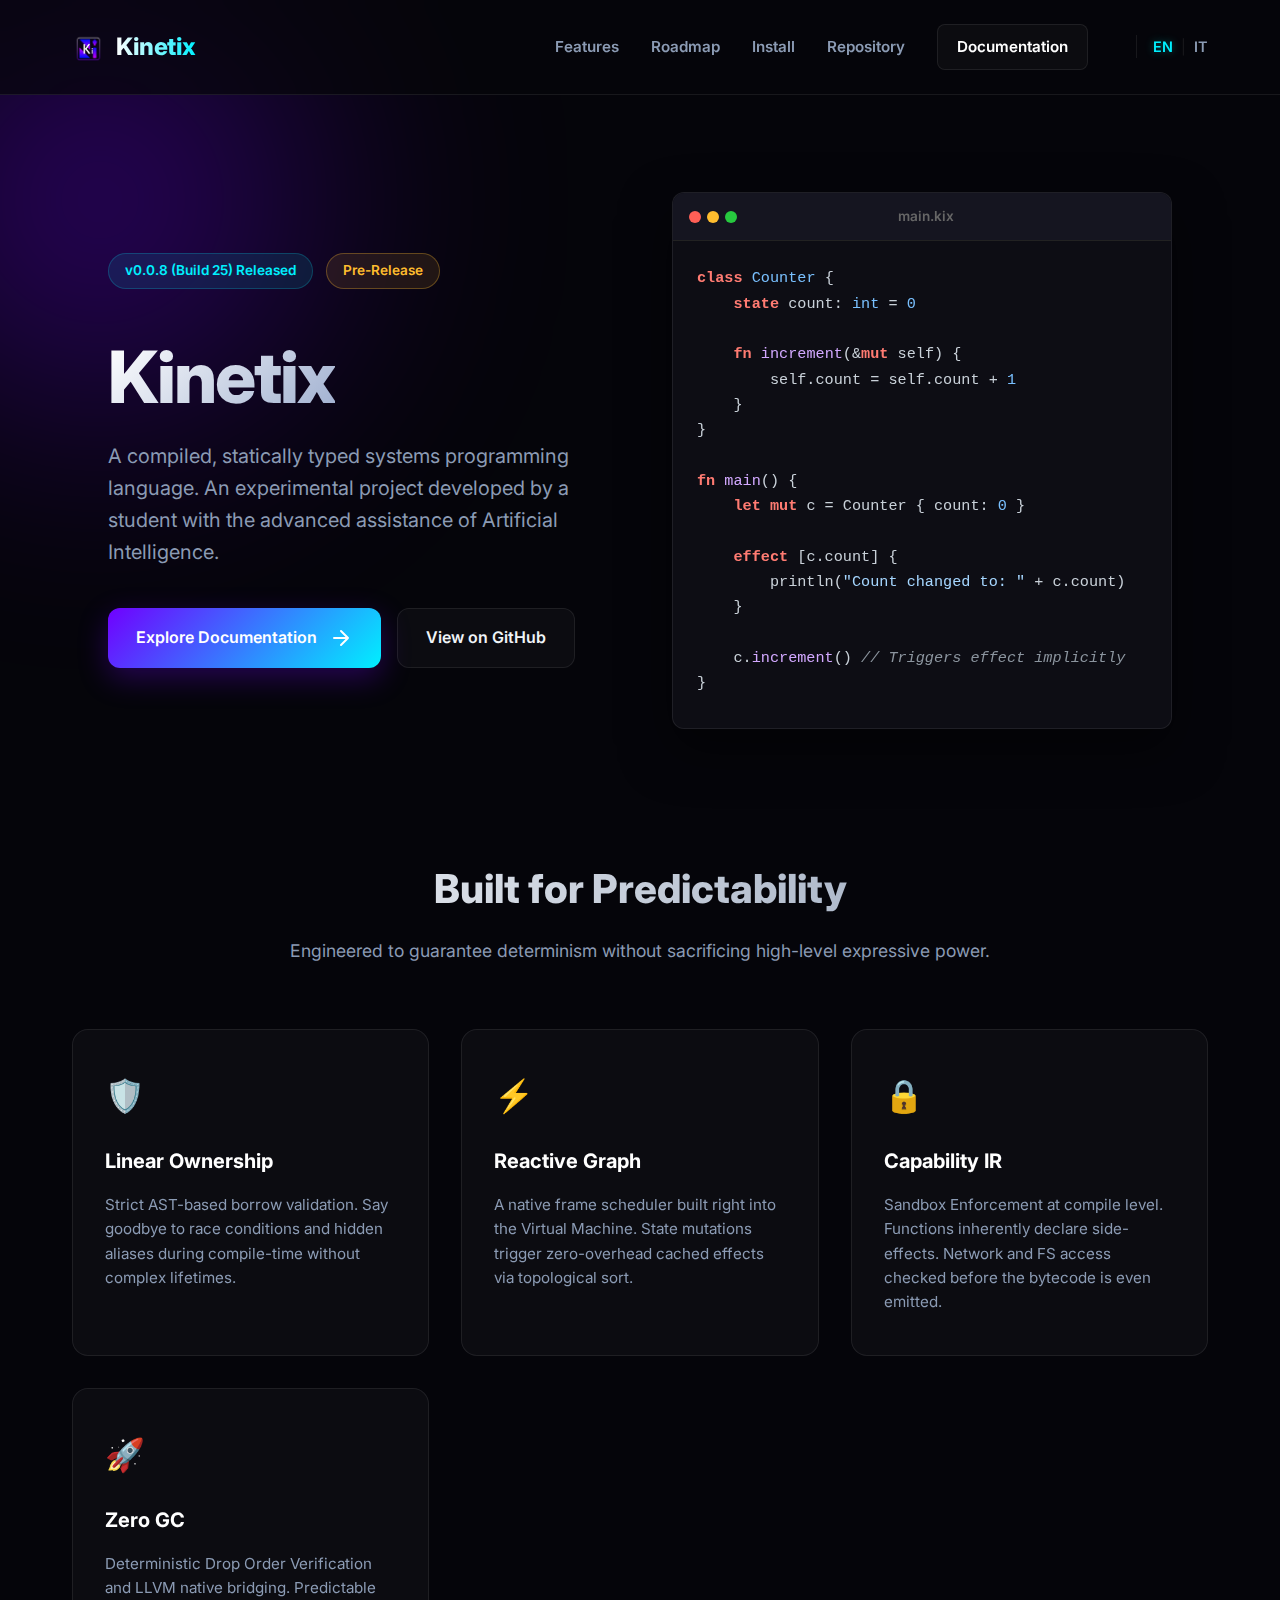
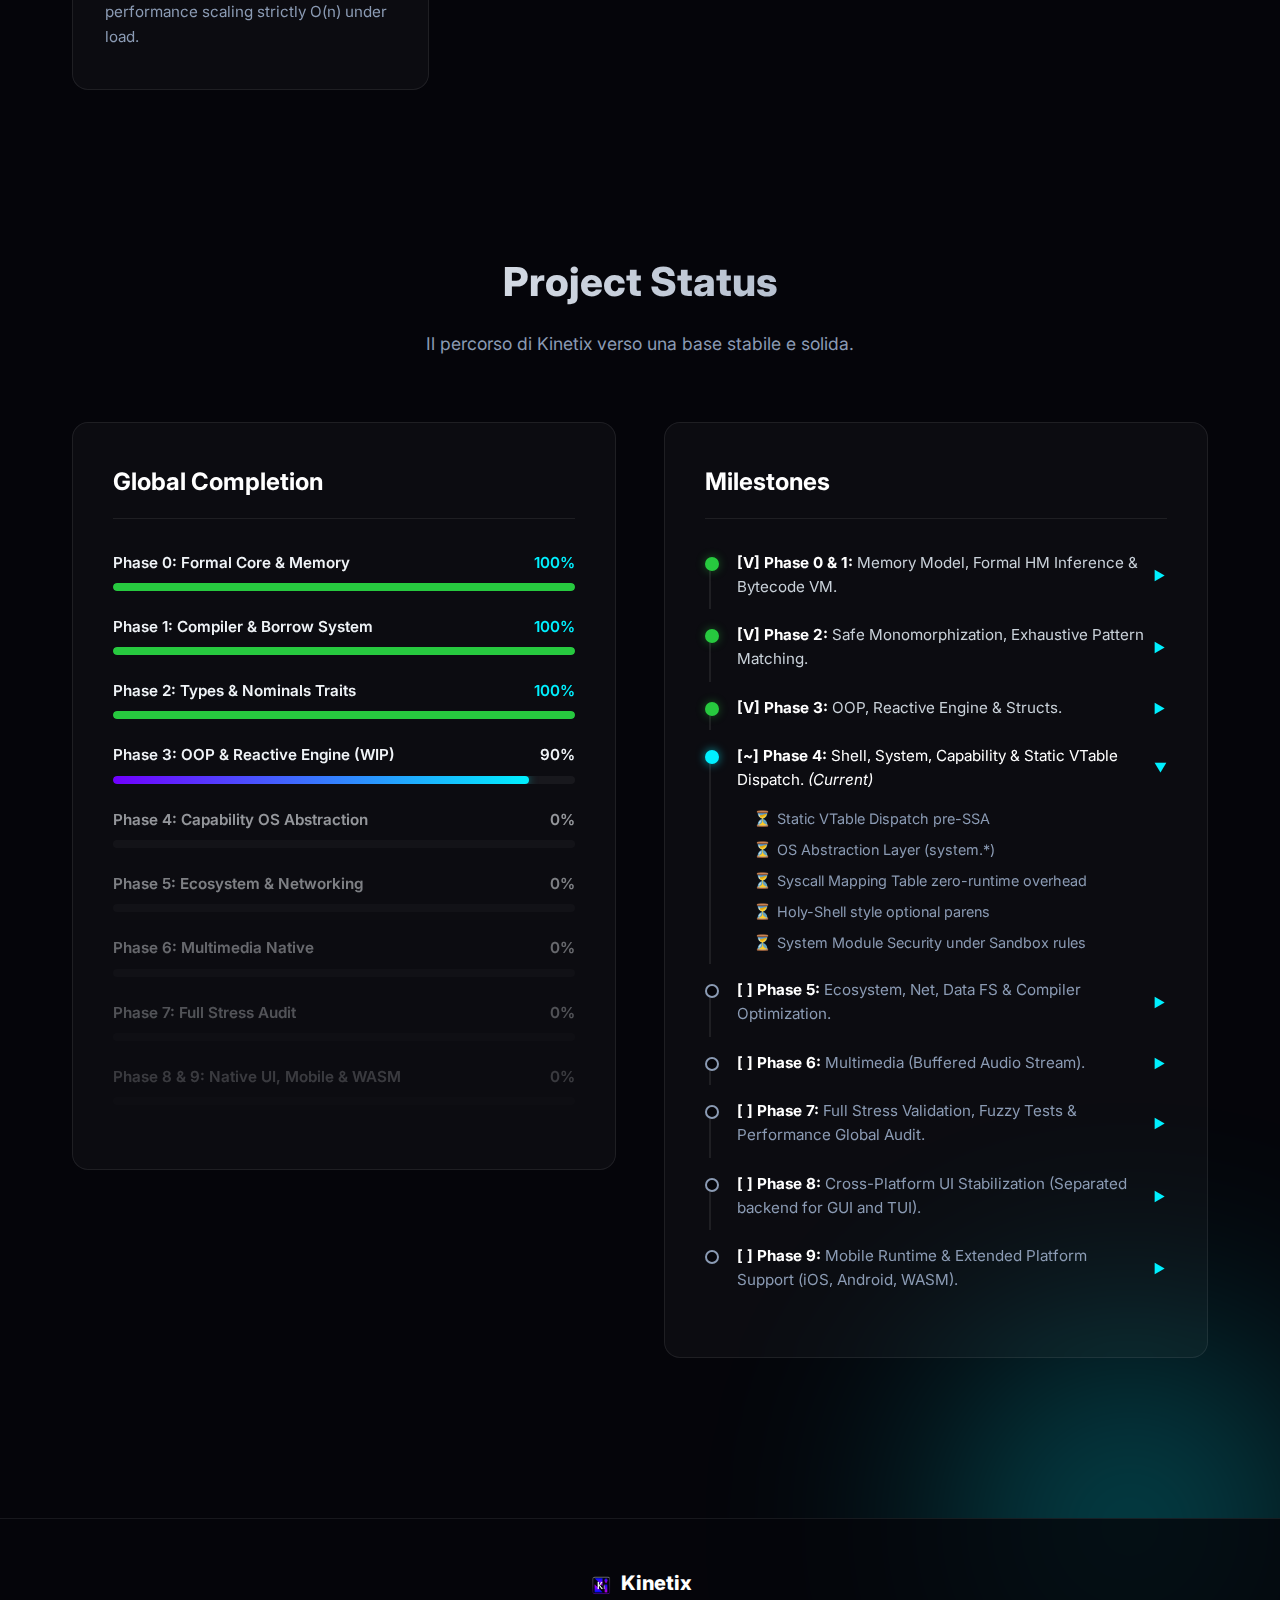
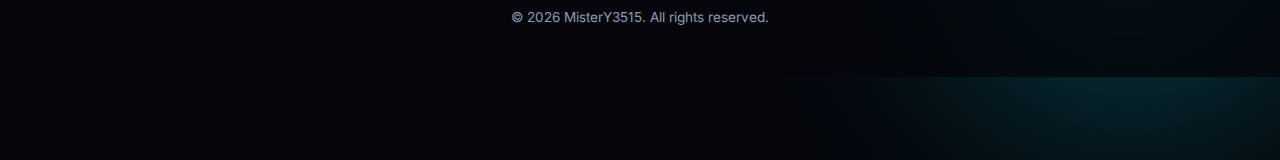
<file: index.html>
<!DOCTYPE html>
<html lang="en">

<head>
    <meta charset="UTF-8">
    <meta name="viewport" content="width=device-width, initial-scale=1.0">
    <title>Kinetix - Modern Systems Language</title>
    <!-- Fonts -->
    <link rel="preconnect" href="https://fonts.googleapis.com">
    <link rel="preconnect" href="https://fonts.gstatic.com" crossorigin>
    <link
        href="https://fonts.googleapis.com/css2?family=Inter:wght@300;400;600;800&family=JetBrains+Mono:wght@400;700&display=swap"
        rel="stylesheet">
    <link rel="stylesheet" href="styles.css">
</head>

<body>

    <!-- Abstract Background -->
    <div class="blob blob-1"></div>
    <div class="blob blob-2"></div>

    <!-- Navbar -->
    <nav class="navbar">
        <div class="nav-container">
            <div class="logo">
                <img src="logo.png" alt="Kinetix Logo" class="logo-img">
                <span class="logo-text">Kinetix</span>
            </div>
            <button class="hamburger" id="hamburger" aria-label="Menu" onclick="toggleMobileMenu()">
                <span></span><span></span><span></span>
            </button>
            <div class="nav-links" id="nav-links">
                <a href="#features" data-en="Features" data-it="Caratteristiche">Features</a>
                <a href="#roadmap" data-en="Roadmap" data-it="Roadmap">Roadmap</a>
                <a href="install.html" data-en="Install" data-it="Installazione">Install</a>
                <a href="https://github.com/MisterY3515/Kinetix" target="_blank" data-en="Repository"
                    data-it="Repository">Repository</a>
                <a href="https://mistery3515.github.io/Kinetix-Documentation/" target="_blank" class="nav-btn"
                    data-en="Documentation" data-it="Documentazione">Documentation</a>

                <div class="lang-switch">
                    <button id="btn-en" class="active" onclick="setLang('en')">EN</button>
                    <span>|</span>
                    <button id="btn-it" onclick="setLang('it')">IT</button>
                </div>
            </div>
        </div>
    </nav>
    <div class="nav-overlay" id="nav-overlay" onclick="toggleMobileMenu()"></div>

    <!-- Main Content Wrapper to fix footer sticking -->
    <main class="main-content">

        <!-- Hero Section -->
        <section class="hero">
            <div class="hero-content">
                <div class="badges-row" style="display: flex; gap: 0.8rem; margin-bottom: 1.5rem;">
                    <div class="badge">v0.0.8 (Build 25) Released</div>
                    <div class="badge warning-badge"
                        style="color: #FFBD2E; border-color: rgba(255, 189, 46, 0.3); background: rgba(255, 189, 46, 0.1);">
                        Pre-Release</div>
                </div>

                <h1 class="hero-title">Kinetix</h1>
                <p class="hero-subtitle"
                    data-en="A compiled, statically typed systems programming language. An experimental project developed by a student with the advanced assistance of Artificial Intelligence."
                    data-it="Un linguaggio di programmazione di sistema, compilato e tipizzato staticamente. Progetto sperimentale realizzato da uno studente con l'assistenza avanzata dell'Intelligenza Artificiale.">
                    A compiled, statically typed systems programming language. An experimental project developed by a
                    student with the advanced assistance of Artificial Intelligence.
                </p>

                <div class="cta-group">
                    <a href="https://mistery3515.github.io/Kinetix-Documentation/" target="_blank"
                        class="btn btn-primary">
                        <span class="btn-text" data-en="Explore Documentation"
                            data-it="Esplora la Documentazione">Explore
                            Documentation</span>
                        <svg class="btn-icon" xmlns="http://www.w3.org/2000/svg" width="24" height="24"
                            viewBox="0 0 24 24" fill="none" stroke="currentColor" stroke-width="2"
                            stroke-linecap="round" stroke-linejoin="round">
                            <path d="M5 12h14M12 5l7 7-7 7" />
                        </svg>
                    </a>
                    <a href="https://github.com/MisterY3515/Kinetix" target="_blank" class="btn btn-secondary"
                        data-en="View on GitHub" data-it="Vedi su GitHub">
                        View on GitHub
                    </a>
                </div>
            </div>

            <!-- Code Showcase -->
            <div class="code-showcase" id="mockup">
                <div class="window-header">
                    <div class="dots">
                        <span class="dot red"></span>
                        <span class="dot yellow"></span>
                        <span class="dot green"></span>
                    </div>
                    <div class="title">main.kix</div>
                </div>
                <div class="window-body">
                    <pre><code><span class="keyword">class</span> <span class="datatype">Counter</span> {
    <span class="keyword">state</span> count: <span class="datatype">int</span> = <span class="number">0</span>

    <span class="keyword">fn</span> <span class="function">increment</span>(&<span class="keyword">mut</span> self) {
        self.count = self.count + <span class="number">1</span>
    }
}

<span class="keyword">fn</span> <span class="function">main</span>() {
    <span class="keyword">let</span> <span class="keyword">mut</span> c = Counter { count: <span class="number">0</span> }
    
    <span class="keyword">effect</span> [c.count] {
        println(<span class="string">"Count changed to: "</span> + c.count)
    }

    c.<span class="function">increment</span>() <span class="comment">// Triggers effect implicitly</span>
}</code></pre>
                </div>
            </div>
        </section>

        <!-- Features Section -->
        <section id="features" class="features-section">
            <div class="section-title">
                <h2 data-en="Built for Predictability" data-it="Costruito per la Prevedibilità">Built for Predictability
                </h2>
                <p data-en="Engineered to guarantee determinism without sacrificing high-level expressive power."
                    data-it="Progettato per garantire determinismo senza sacrificare il potere espressivo di alto livello.">
                    Engineered to guarantee determinism without sacrificing high-level expressive power.</p>
            </div>

            <div class="feature-grid">

                <div class="feature-card glass">
                    <div class="feature-icon">🛡️</div>
                    <h3>Linear Ownership</h3>
                    <p data-en="Strict AST-based borrow validation. Say goodbye to race conditions and hidden aliases during compile-time without complex lifetimes."
                        data-it="Validazione prestiti basata su AST. Addio race conditions e alias nascosti in fase di compilazione, senza lifetimes complessi.">
                        Strict AST-based borrow validation. Say goodbye to race conditions and hidden aliases during
                        compile-time without complex lifetimes.</p>
                </div>

                <div class="feature-card glass">
                    <div class="feature-icon">⚡</div>
                    <h3>Reactive Graph</h3>
                    <p data-en="A native frame scheduler built right into the Virtual Machine. State mutations trigger zero-overhead cached effects via topological sort."
                        data-it="Frame scheduler nativo nella Virtual Machine. Le mutazioni di stato innescano effetti in cache a zero overhead tramite ordine topologico.">
                        A native frame scheduler built right into the Virtual Machine. State mutations trigger
                        zero-overhead
                        cached effects via topological sort.</p>
                </div>

                <div class="feature-card glass">
                    <div class="feature-icon">🔒</div>
                    <h3>Capability IR</h3>
                    <p data-en="Sandbox Enforcement at compile level. Functions inherently declare side-effects. Network and FS access checked before the bytecode is emitted."
                        data-it="Applicazione sandbox a livello di compilazione. Accessi a rete o FS verificati prima ancora di emettere il bytecode.">
                        Sandbox Enforcement at compile level. Functions inherently declare side-effects. Network and FS
                        access checked before the bytecode is even emitted.</p>
                </div>

                <div class="feature-card glass">
                    <div class="feature-icon">🚀</div>
                    <h3>Zero GC</h3>
                    <p data-en="Deterministic Drop Order Verification and LLVM native bridging. Predictable performance scaling strictly O(n) under load."
                        data-it="Verifica deallocazione deterministica e bridge LLVM. Performance scalabili in rigido ordine O(n) sotto sforzo senza lag gc.">
                        Deterministic Drop Order Verification and LLVM native bridging. Predictable performance scaling
                        strictly O(n) under load.</p>
                </div>

            </div>
        </section>

        <!-- Progress & Roadmap Section -->
        <section id="roadmap" class="progress-section">
            <div class="section-title">
                <h2 data-en="Project Status" data-it="Stato Progetto">Project Status</h2>
                <p data-en="Kinetix's path towards a stable and solid foundation."
                    data-it="Il percorso di Kinetix verso una base stabile e solida.">Il percorso di Kinetix verso una
                    base
                    stabile e solida.</p>
            </div>

            <div class="roadmap-grid">

                <!-- Completion Stats -->
                <div class="completion-stats glass-panel">
                    <h3 data-en="Global Completion" data-it="Completamento Globale">Global Completion</h3>

                    <div class="progress-item">
                        <div class="progress-header">
                            <span>Phase 0: Formal Core & Memory</span>
                            <span class="pct">100%</span>
                        </div>
                        <div class="progress-bar">
                            <div class="progress-fill fill-100"></div>
                        </div>
                    </div>

                    <div class="progress-item">
                        <div class="progress-header">
                            <span>Phase 1: Compiler & Borrow System</span>
                            <span class="pct">100%</span>
                        </div>
                        <div class="progress-bar">
                            <div class="progress-fill fill-100"></div>
                        </div>
                    </div>

                    <div class="progress-item">
                        <div class="progress-header">
                            <span>Phase 2: Types & Nominals Traits</span>
                            <span class="pct">100%</span>
                        </div>
                        <div class="progress-bar">
                            <div class="progress-fill fill-100"></div>
                        </div>
                    </div>
                    <!-- Phase 3 -->
                    <div class="progress-item">
                        <div class="progress-header">
                            <span data-en="Phase 3: OOP & Reactive Engine (WIP)"
                                data-it="Fase 3: OOP & Motore Reattivo (In Sviluppo)">Phase 3: OOP & Reactive Engine
                                (WIP)</span>
                            <span>90%</span>
                        </div>
                        <div class="progress-bar">
                            <div class="progress-fill pulse" style="width: 90%;"></div>
                        </div>
                    </div>

                    <!-- Phase 4 -->
                    <div class="progress-item" style="opacity: 0.6;">
                        <div class="progress-header">
                            <span data-en="Phase 4: Capability OS Abstraction"
                                data-it="Fase 4: Astrazione Sistema Capability">Phase 4: Capability OS
                                Abstraction</span>
                            <span>0%</span>
                        </div>
                        <div class="progress-bar">
                            <div class="progress-fill" style="width: 0%;"></div>
                        </div>
                    </div>

                    <!-- Phase 5 -->
                    <div class="progress-item" style="opacity: 0.5;">
                        <div class="progress-header">
                            <span data-en="Phase 5: Ecosystem & Networking"
                                data-it="Fase 5: Ecosistema & Networking">Phase
                                5: Ecosystem & Networking</span>
                            <span>0%</span>
                        </div>
                        <div class="progress-bar">
                            <div class="progress-fill" style="width: 0%;"></div>
                        </div>
                    </div>

                    <!-- Phase 6 -->
                    <div class="progress-item" style="opacity: 0.4;">
                        <div class="progress-header">
                            <span data-en="Phase 6: Multimedia Native" data-it="Fase 6: Multimedialità Nativa">Phase 6:
                                Multimedia Native</span>
                            <span>0%</span>
                        </div>
                        <div class="progress-bar">
                            <div class="progress-fill" style="width: 0%;"></div>
                        </div>
                    </div>

                    <!-- Phase 7 -->
                    <div class="progress-item" style="opacity: 0.3;">
                        <div class="progress-header">
                            <span data-en="Phase 7: Full Stress Audit"
                                data-it="Fase 7: Revisione e Stress Globale">Phase 7:
                                Full Stress Audit</span>
                            <span>0%</span>
                        </div>
                        <div class="progress-bar">
                            <div class="progress-fill" style="width: 0%;"></div>
                        </div>
                    </div>

                    <!-- Phase 8 & 9 -->
                    <div class="progress-item" style="opacity: 0.2;">
                        <div class="progress-header">
                            <span data-en="Phase 8 & 9: Native UI, Mobile & WASM"
                                data-it="Fase 8 e 9: Componenti UI, Mobile e WASM">Phase 8 & 9: Native UI, Mobile &
                                WASM</span>
                            <span>0%</span>
                        </div>
                        <div class="progress-bar">
                            <div class="progress-fill" style="width: 0%;"></div>
                        </div>
                    </div>
                </div>

                <!-- Simplified Roadmap list -->
                <div class="simplified-roadmap glass-panel">
                    <h3 data-en="Milestones" data-it="Traguardi">Milestones</h3>
                    <ul class="milestone-list">

                        <li class="done expandable-item">
                            <details>
                                <summary
                                    data-en="<strong>[V] Phase 0 & 1:</strong> Memory Model, Formal HM Inference & Bytecode VM."
                                    data-it="<strong>[V] Phase 0 & 1:</strong> Modello di Memoria, Inferenza HM formale e Bytecode VM.">
                                    <strong>[V] Phase 0 & 1:</strong> Memory Model, Formal HM Inference & Bytecode VM.
                                </summary>
                                <ul class="milestone-sublist">
                                    <li class="sub-done" data-en="Complete EBNF Syntax & Lexer"
                                        data-it="Sintassi EBNF e Lexer completati">
                                        Complete EBNF Syntax & Lexer</li>
                                    <li class="sub-done" data-en="Linear Types & Move Semantics implementation"
                                        data-it="Tipi Lineari e Semantica Muovi (Move)">Linear Types & Move Semantics
                                        implementation</li>
                                    <li class="sub-done" data-en="16-bit Bytecode VM architecture"
                                        data-it="Architettura VM Bytecode a 16-bit">16-bit Bytecode VM architecture</li>
                                    <li class="sub-done" data-en="Formal Type Inference (Hindley-Milner scope)"
                                        data-it="Inferenza Tipi Formale (Ambito Hindley-Milner)">Formal Type Inference
                                        (Hindley-Milner scope)</li>
                                    <li class="sub-done" data-en="Differential Testing VM vs LLVM Native generation"
                                        data-it="Generazione e test differenziale VM contro LLVM">Differential Testing
                                        VM vs
                                        LLVM Native generation</li>
                                </ul>
                            </details>
                        </li>

                        <li class="done expandable-item">
                            <details>
                                <summary
                                    data-en="<strong>[V] Phase 2:</strong> Safe Monomorphization, Exhaustive Pattern Matching."
                                    data-it="<strong>[V] Phase 2:</strong> Monomorfizzazione Sicura e Pattern Matching Esaustivo.">
                                    <strong>[V] Phase 2:</strong> Safe Monomorphization, Exhaustive Pattern Matching.
                                </summary>
                                <ul class="milestone-sublist">
                                    <li class="sub-done" data-en="Safe Option&lt;T&gt; & Result&lt;T,E&gt; enforcing"
                                        data-it="Obbligo risoluzione sicura Option&lt;T&gt; & Result&lt;T,E&gt;">Safe
                                        Option&lt;T&gt; & Result&lt;T,E&gt; enforcing</li>
                                    <li class="sub-done" data-en="Nominal Trait Constraint Resolution"
                                        data-it="Risoluzione Nominal Trait Constraint">Nominal Trait Constraint
                                        Resolution
                                    </li>
                                    <li class="sub-done" data-en="Compile-Time Drop Order Verification"
                                        data-it="Verifica e Ordine Costante 'Drop' in Compilazione">Compile-Time Drop
                                        Order
                                        Verification</li>
                                    <li class="sub-done" data-en="Exhaustiveness Checker Matrix Algorithm"
                                        data-it="Algoritmo a matrice Checker Esaustività">Exhaustiveness Checker Matrix
                                        Algorithm</li>
                                    <li class="sub-done" data-en="Strict Post-Monomorphization Structural validation"
                                        data-it="Validazione strutturale rigorosa post-Monomorfizzazione">Strict
                                        Post-Monomorphization Structural validation</li>
                                </ul>
                            </details>
                        </li>

                        <li class="done expandable-item">
                            <details>
                                <summary data-en="<strong>[V] Phase 3:</strong> OOP, Reactive Engine & Structs."
                                    data-it="<strong>[V] Phase 3:</strong> OOP, Motore Reattivo & Strutture.">
                                    <strong>[V] Phase 3:</strong> OOP, Reactive Engine & Structs.
                                </summary>
                                <ul class="milestone-sublist">
                                    <li class="sub-done" data-en="Linear Classes & Structs MVP compilation"
                                        data-it="Linear Classes & Struct MVP in compilazione">Linear Classes & Structs
                                        MVP
                                        compilation</li>
                                    <li class="sub-done" data-en="Reactive Dag (State-Computed-Effect) topological sort"
                                        data-it="Supporto Dag Reattivo (State-Computed-Effect)">Reactive Dag
                                        (State-Computed-Effect) topological sort</li>
                                    <li class="sub-done" data-en="OOP Method Dispatch and VM Runtime hooks"
                                        data-it="OOP Method Dispatch e hooks Runtime VM">OOP Method Dispatch and VM
                                        Runtime
                                        hooks</li>
                                    <li class="sub-done" data-en="Capability IR Sandbox verification (Build 19)"
                                        data-it="Verifica Capability IR per la Sandbox (Build 19)">Capability IR Sandbox
                                        verification (Build 19)</li>
                                    <li class="sub-done" data-en="Pipeline Validation & IR Integrity Checks (Build 20)"
                                        data-it="Validazione Pipeline e Controlli Integrità IR (Build 20)">Pipeline
                                        Validation & IR Integrity Checks (Build 20)</li>
                                    <li class="sub-done"
                                        data-en="Safe Default Init, Allocation Audit & Formal Invariants (Build 21)"
                                        data-it="Inizializzazione Sicura, Audit Allocazioni e Invarianti Formali (Build 21)">
                                        Safe
                                        Default Init, Allocation Audit & Formal Invariants (Build 21)</li>
                                    <li class="sub-done" data-en="Phase 3 Final Closure (Build 22)"
                                        data-it="Chiusura Finale Fase 3 (Build 22)">
                                        Phase 3 Final Closure (Build 22)</li>
                                </ul>
                            </details>
                        </li>

                        <li class="active expandable-item">
                            <details open>
                                <summary
                                    data-en="<strong>[~] Phase 4:</strong> Shell, System, Capability & Static VTable Dispatch. <em>(Current)</em>"
                                    data-it="<strong>[~] Phase 4:</strong> Shell, Sistema, Capability & Dispaccio Statico VTable. <em>(Attuale)</em>">
                                    <strong>[~] Phase 4:</strong> Shell, System, Capability & Static VTable Dispatch.
                                    <em>(Current)</em>
                                </summary>
                                <ul class="milestone-sublist">
                                    <li data-en="Static VTable Dispatch pre-SSA"
                                        data-it="Dispaccio Statico VTable pre-SSA">
                                        Static VTable Dispatch pre-SSA</li>
                                    <li data-en="OS Abstraction Layer (system.*)"
                                        data-it="Strato Astrazione SO (system.*)">
                                        OS Abstraction Layer (system.*)</li>
                                    <li data-en="Syscall Mapping Table zero-runtime overhead"
                                        data-it="Limitazione Overhead con Mapping Statico Syscall">Syscall Mapping Table
                                        zero-runtime overhead</li>
                                    <li data-en="Holy-Shell style optional parens"
                                        data-it="Sintassi parens opzionali stile Holy-Shell">Holy-Shell style optional
                                        parens</li>
                                    <li data-en="System Module Security under Sandbox rules"
                                        data-it="Isolazione Modulo SO tramite regole Sandbox">System Module Security
                                        under
                                        Sandbox rules</li>
                                </ul>
                            </details>
                        </li>

                        <li class="expandable-item">
                            <details>
                                <summary
                                    data-en="<strong>[ ] Phase 5:</strong> Ecosystem, Net, Data FS & Compiler Optimization."
                                    data-it="<strong>[ ] Phase 5:</strong> Ecosistema, Net, Data FS e Ottimizzazione Compilazione.">
                                    <strong>[ ] Phase 5:</strong> Ecosystem, Net, Data FS & Compiler Optimization.
                                </summary>
                                <ul class="milestone-sublist">
                                    <li data-en="Networking module (Async Sockets, HTTP, TLS)"
                                        data-it="Networking stack completo (Socket Asincroni, HTTP, TLS)">Networking
                                        module
                                        (Async Sockets, HTTP, TLS)</li>
                                    <li data-en="Filesystem abstraction module with Path safety"
                                        data-it="Filesystem stack con controlli di sicurezza path traversal">Filesystem
                                        abstraction module with Path safety</li>
                                    <li data-en="Integrated LSP Server processing directly on HIR graph"
                                        data-it="Integra Server LSP funzionante nativamente su grafo HIR">Integrated LSP
                                        Server processing directly on HIR graph</li>
                                    <li data-en="Compiler Passes (Dead Code, Constants, Math Folding)"
                                        data-it="Implementazione Dead Code Elimination e Math Folding">Compiler Passes
                                        (Dead
                                        Code, Constants, Math Folding)</li>
                                    <li data-en="Offline Package Manager & extended native Linker"
                                        data-it="Manager dei pacchetti offline e Linker binari esteso">Offline Package
                                        Manager & extended native Linker</li>
                                </ul>
                            </details>
                        </li>

                        <li class="expandable-item">
                            <details>
                                <summary data-en="<strong>[ ] Phase 6:</strong> Multimedia (Buffered Audio Stream)."
                                    data-it="<strong>[ ] Phase 6:</strong> Multimedialità (Audio Stream Buffering).">
                                    <strong>[ ] Phase 6:</strong> Multimedia (Buffered Audio Stream).
                                </summary>
                                <ul class="milestone-sublist">
                                    <li data-en="Non-blocking Buffered Audio Stream framework"
                                        data-it="Framework streaming Audio Multi-threading Non-blocking">Non-blocking
                                        Buffered Audio Stream framework</li>
                                    <li data-en="FFI Safety Layer enforcement boundaries"
                                        data-it="Superfici di delimitazione FFI Safety">FFI Safety Layer enforcement
                                        boundaries</li>
                                    <li data-en="Strict internal rendering coordinates abstraction"
                                        data-it="Astrazione interna delle logiche matematiche e griglia">Strict internal
                                        rendering coordinates abstraction</li>
                                </ul>
                            </details>
                        </li>

                        <li class="expandable-item">
                            <details>
                                <summary
                                    data-en="<strong>[ ] Phase 7:</strong> Full Stress Validation, Fuzzy Tests & Performance Global Audit."
                                    data-it="<strong>[ ] Phase 7:</strong> Validazione Stress Globale, Fuzzing e Audit globale delle performance.">
                                    <strong>[ ] Phase 7:</strong> Full Stress Validation, Fuzzy Tests & Performance
                                    Global Audit.
                                </summary>
                                <ul class="milestone-sublist">
                                    <li data-en="Complete Test Suite for every module (Compiler, VM, Builtins)"
                                        data-it="Suite di Test Completi per ogni modulo">Complete Test Suite for every
                                        module (Compiler, VM, Builtins)</li>
                                    <li data-en="Stress Test: Generics explosion, Borrow graph limits, Recursive TCO"
                                        data-it="Stress Test Estremi: Generics, Borrow Graph e Ricorsione TCO">Stress
                                        Test: Generics explosion, Borrow graph limits, Recursive TCO</li>
                                    <li data-en="Fuzzing & Differential Tests (VM vs LLVM MD5 comparison)"
                                        data-it="Test Fuzzing e Differenziali (Confronto MD5 VM vs LLVM)">Fuzzing &
                                        Differential Tests (VM vs LLVM MD5 comparison)</li>
                                    <li data-en="Coverage Target ≥ 85% on stable core"
                                        data-it="Target di Copertura Test ≥ 85% sul Core stabile">Coverage Target ≥ 85%
                                        on stable core</li>
                                    <li data-en="VS Code Extension Integration (Highlighting, LSP connection, Debugger)"
                                        data-it="Integrazione VS Code Estensione (Evidenziazione testuale, connessione LSP, Debugger)">
                                        VS Code Extension Integration (Highlighting, LSP connection, Debugger)</li>
                                </ul>
                            </details>
                        </li>

                        <li class="expandable-item">
                            <details>
                                <summary
                                    data-en="<strong>[ ] Phase 8:</strong> Cross-Platform UI Stabilization (Separated backend for GUI and TUI)."
                                    data-it="<strong>[ ] Phase 8:</strong> Stabilizzazione UI Multipiattaforma (Rami separati per GUI nativa e TUI terminale).">
                                    <strong>[ ] Phase 8:</strong> Cross-Platform UI Stabilization (Separated backend for
                                    GUI and TUI).
                                </summary>
                                <ul class="milestone-sublist">
                                    <li data-en="Complete deprecation and removal of old graph lib"
                                        data-it="Rimozione totale vecchia libreria sperimentale 'graph'">Complete
                                        deprecation and removal of old graph lib</li>
                                    <li data-en="GUI (gui.*): Desktop/Mobile windowing API (Vulkan, Metal, DirectX backend)"
                                        data-it="GUI Nativa (gui.*): API Finestre e Rendering (backend Vulkan, Metal, DirectX)">
                                        GUI (gui.*): Desktop/Mobile windowing API (Vulkan, Metal, DirectX backend)</li>
                                    <li data-en="TUI (tui.*): Advanced terminal management, Double buffering, Zero flicker"
                                        data-it="TUI Terminale (tui.*): Gestione Terminale Avanzata e Double Buffering ANSI">
                                        TUI (tui.*): Advanced terminal management, Double buffering, Zero flicker</li>
                                </ul>
                            </details>
                        </li>

                        <li class="expandable-item">
                            <details>
                                <summary
                                    data-en="<strong>[ ] Phase 9:</strong> Mobile Runtime & Extended Platform Support (iOS, Android, WASM)."
                                    data-it="<strong>[ ] Phase 9:</strong> Runtime Mobile e Supporto Piattaforme esteso (iOS, Android, WebAssembly).">
                                    <strong>[ ] Phase 9:</strong> Mobile Runtime & Extended Platform Support (iOS,
                                    Android, WASM).
                                </summary>
                                <ul class="milestone-sublist">
                                    <li data-en="Mobile Runtime: OS-specific separation, NDK Android support"
                                        data-it="Runtime Mobile: Separazione Specifica-OS, supporto NDK per Android">
                                        Mobile Runtime: OS-specific separation, NDK Android support</li>
                                    <li data-en="Mobile specific Sub-Libraries (gui.mobile.*, tui.mobile.*)"
                                        data-it="Disaccoppiamento sotto-librerie Mobile Native (gui.mobile.*, tui.mobile.*)">
                                        Mobile specific Sub-Libraries (gui.mobile.*, tui.mobile.*)</li>
                                    <li data-en="Platform Targets output: Android (aarch64) & iOS (arm64 iOS Metal)"
                                        data-it="Supporto target compilazione: Android nativo (aarch64) e iOS (arm64 Metal)">
                                        Platform Targets output: Android (aarch64) & iOS (arm64 iOS Metal)</li>
                                    <li data-en="WASM Target compiler with WASM-compatible runtime"
                                        data-it="Runtime e Compilatore per WebAssembly">WASM Target compiler with
                                        WASM-compatible runtime</li>
                                    <li data-en="Platform Constraints enforcement (No iOS JIT, No Syscalls for Sandbox)"
                                        data-it="Approvvigionamento Limiti Piattaforma (Nessun JIT per iOS, Sandboxing OS)">
                                        Platform Constraints enforcement (No iOS JIT, No Syscalls for Sandbox)</li>
                                </ul>
                            </details>
                        </li>
                    </ul>
                </div>
            </div>
        </section>
    </main>

    <footer>
        <div class="footer-content">
            <div class="footer-logo">
                <img src="logo.png" alt="Logo" class="logo-img"
                    style="height:24px; vertical-align:middle; margin-right:8px;">Kinetix
            </div>
            <p data-en="© 2026 MisterY3515. All rights reserved."
                data-it="© 2026 MisterY3515. Tutti i diritti riservati.">© 2026 MisterY3515. All rights reserved.</p>
        </div>
    </footer>

    <script src="script.js"></script>
</body>

</html>
</file>
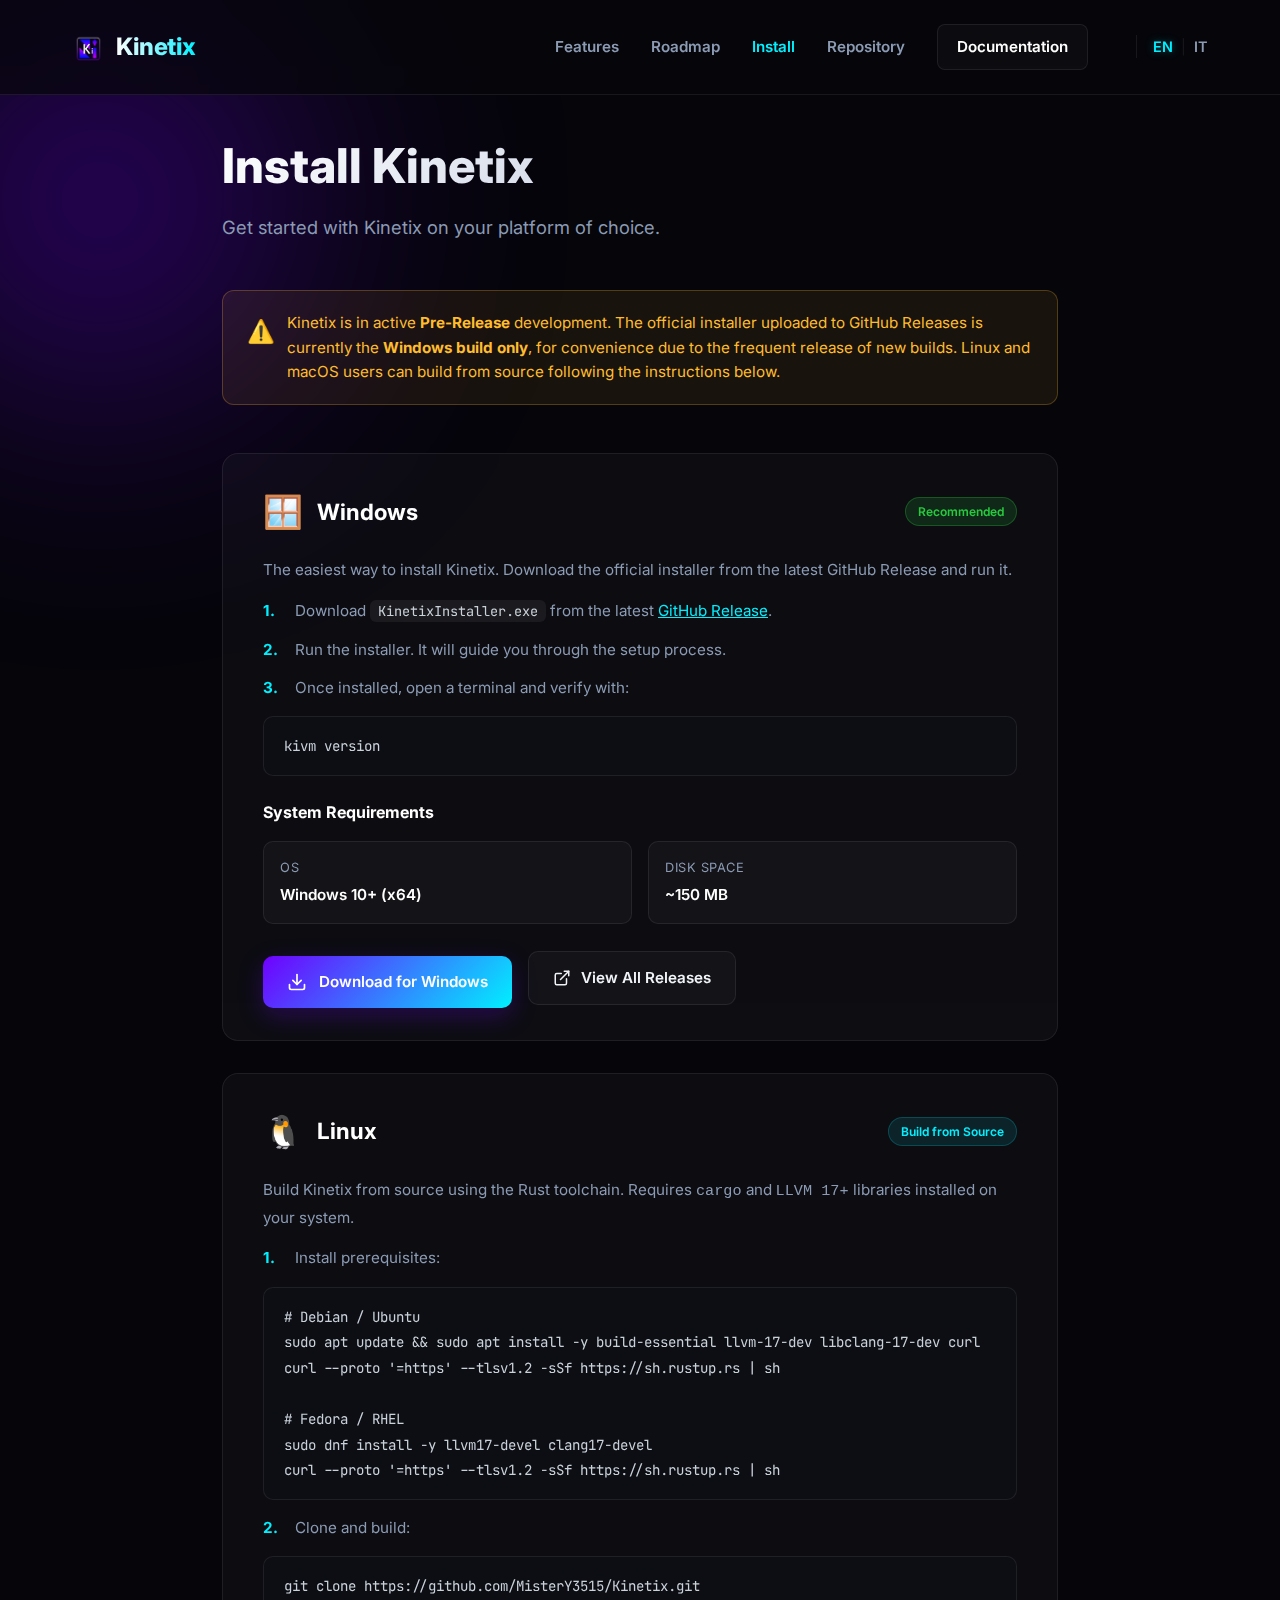
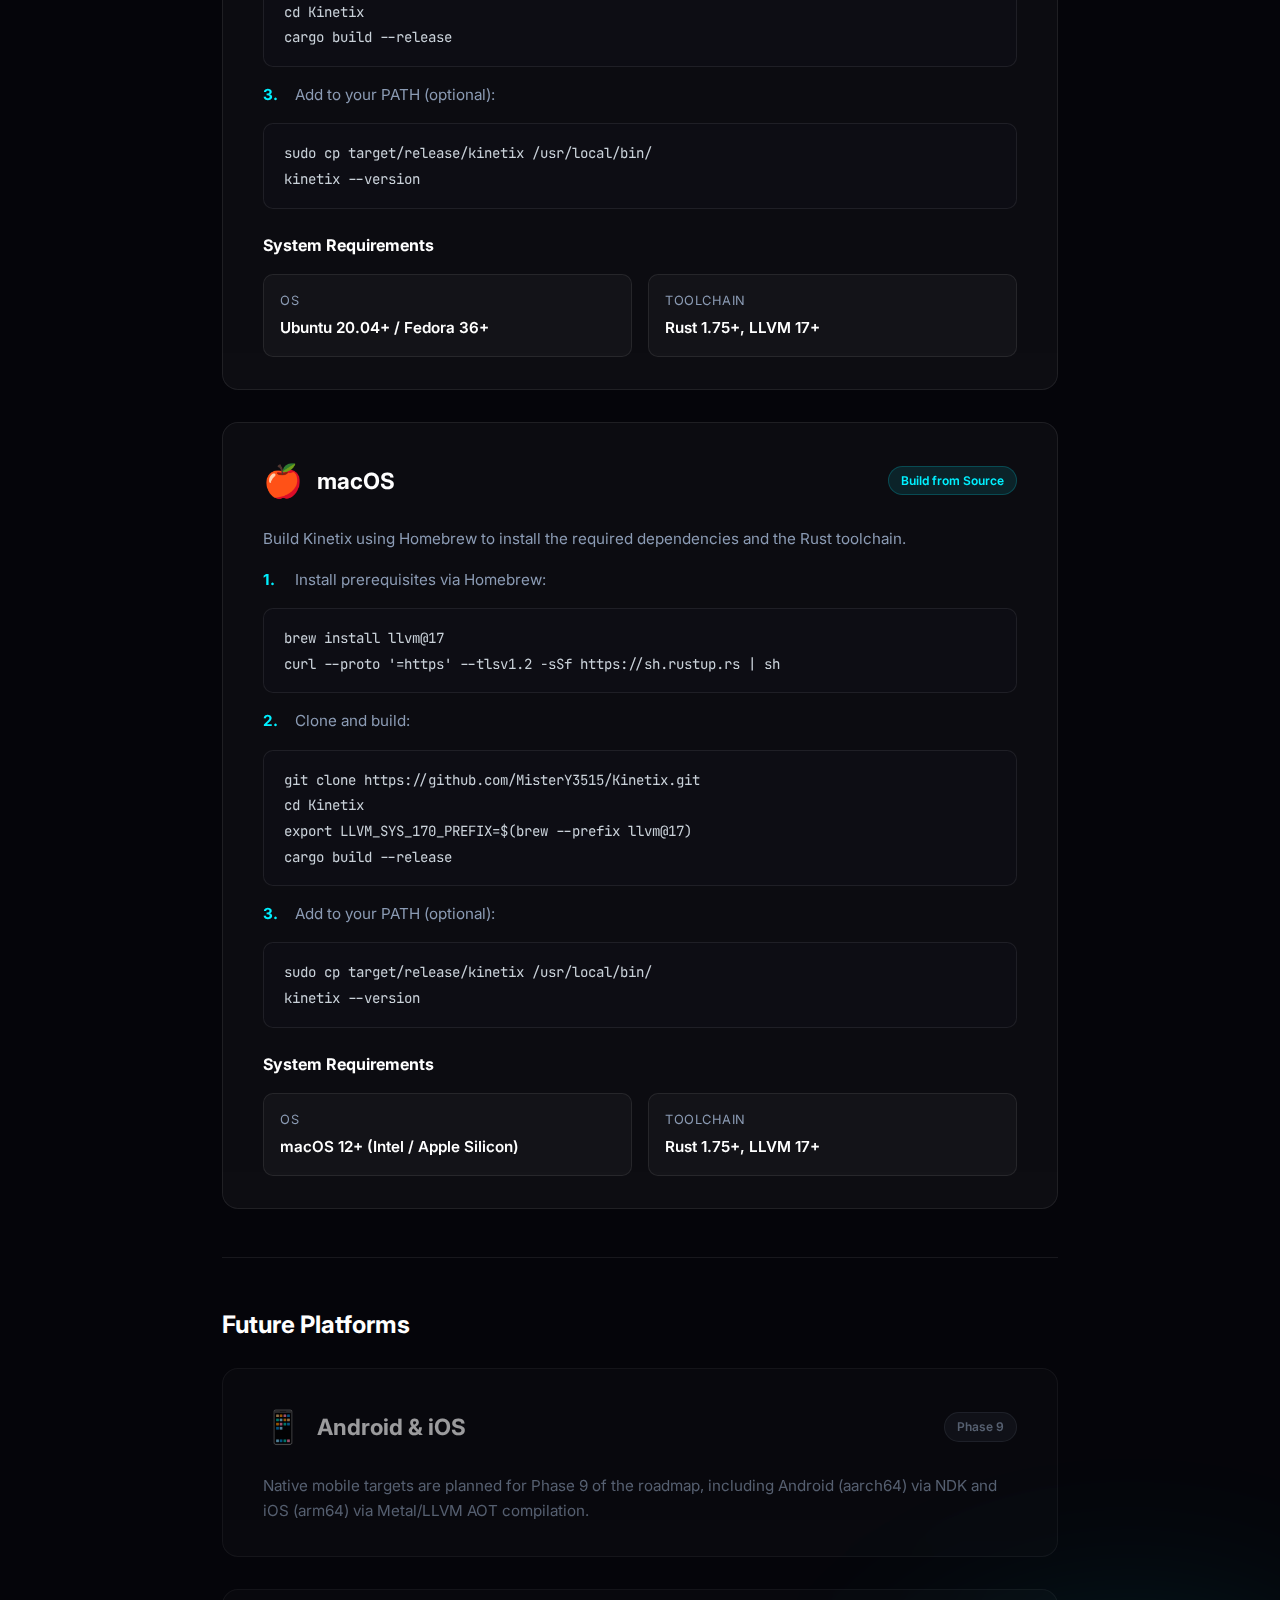
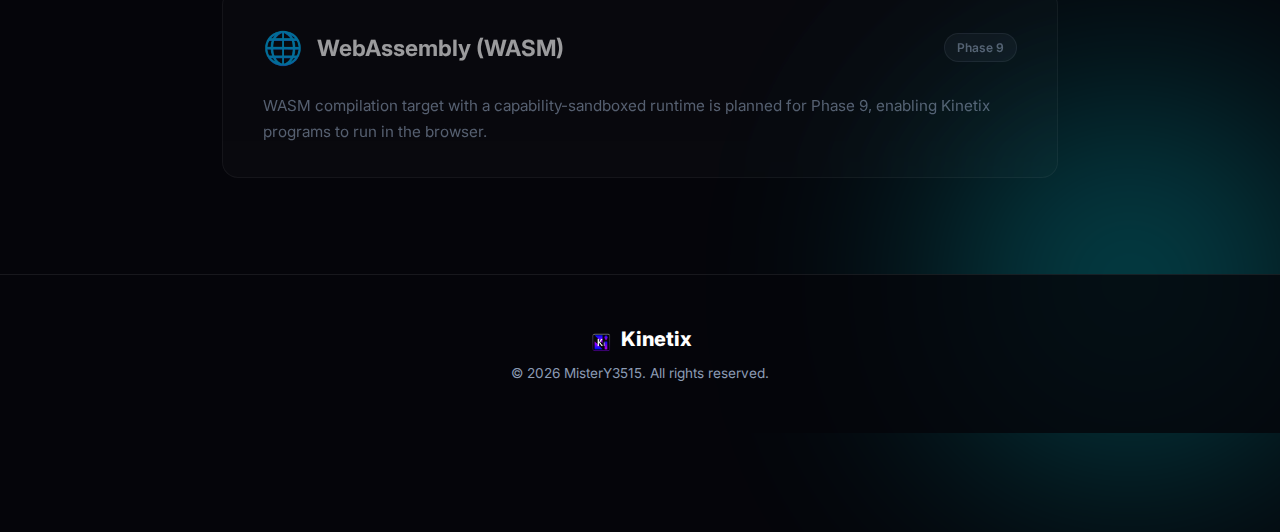
<file: install.html>
<!DOCTYPE html>
<html lang="en">

<head>
    <meta charset="UTF-8">
    <meta name="viewport" content="width=device-width, initial-scale=1.0">
    <title>Install Kinetix</title>
    <!-- Fonts -->
    <link rel="preconnect" href="https://fonts.googleapis.com">
    <link rel="preconnect" href="https://fonts.gstatic.com" crossorigin>
    <link
        href="https://fonts.googleapis.com/css2?family=Inter:wght@300;400;600;800&family=JetBrains+Mono:wght@400;700&display=swap"
        rel="stylesheet">
    <link rel="stylesheet" href="styles.css">
    <style>
        /* Page-specific styles */
        .install-page {
            max-width: 900px;
            margin: 8rem auto 4rem;
            padding: 0 2rem;
        }

        .install-page .page-title {
            font-size: 3rem;
            font-weight: 800;
            margin-bottom: 0.5rem;
            background: linear-gradient(135deg, #FFF 0%, #A0B0D0 100%);
            -webkit-background-clip: text;
            background-clip: text;
            -webkit-text-fill-color: transparent;
        }

        .install-page .page-subtitle {
            color: var(--text-secondary);
            font-size: 1.15rem;
            margin-bottom: 3rem;
        }

        .notice-box {
            background: rgba(255, 189, 46, 0.08);
            border: 1px solid rgba(255, 189, 46, 0.25);
            border-radius: 12px;
            padding: 1.25rem 1.5rem;
            margin-bottom: 3rem;
            display: flex;
            align-items: flex-start;
            gap: 12px;
        }

        .notice-box .notice-icon {
            font-size: 1.4rem;
            flex-shrink: 0;
            margin-top: 2px;
        }

        .notice-box p {
            color: #FFBD2E;
            font-size: 0.95rem;
            line-height: 1.6;
        }

        .platform-card {
            background: var(--glass-bg);
            border: 1px solid var(--glass-border);
            backdrop-filter: blur(16px);
            border-radius: 16px;
            padding: 2rem 2.5rem;
            margin-bottom: 2rem;
            position: relative;
            overflow: hidden;
            transition: border-color 0.3s ease;
        }

        .platform-card:hover {
            border-color: rgba(255, 255, 255, 0.15);
        }

        .platform-card .platform-header {
            display: flex;
            align-items: center;
            gap: 14px;
            margin-bottom: 1.25rem;
        }

        .platform-card .platform-icon {
            font-size: 2rem;
        }

        .platform-card .platform-name {
            font-size: 1.4rem;
            font-weight: 700;
            color: #FFF;
        }

        .platform-card .platform-tag {
            font-size: 0.75rem;
            font-weight: 600;
            padding: 0.25rem 0.75rem;
            border-radius: 20px;
            margin-left: auto;
        }

        .tag-recommended {
            background: rgba(39, 201, 63, 0.15);
            color: #27C93F;
            border: 1px solid rgba(39, 201, 63, 0.3);
        }

        .tag-source {
            background: rgba(0, 240, 255, 0.1);
            color: var(--accent-blue);
            border: 1px solid rgba(0, 240, 255, 0.2);
        }

        .tag-planned {
            background: rgba(139, 155, 180, 0.1);
            color: var(--text-secondary);
            border: 1px solid rgba(139, 155, 180, 0.2);
        }

        .platform-card p {
            color: var(--text-secondary);
            font-size: 0.95rem;
            line-height: 1.7;
            margin-bottom: 1rem;
        }

        .platform-card p:last-child {
            margin-bottom: 0;
        }

        .install-steps {
            list-style: none;
            padding: 0;
            margin: 1rem 0 0;
        }

        .install-steps li {
            position: relative;
            padding-left: 2rem;
            margin-bottom: 14px;
            color: var(--text-secondary);
            font-size: 0.95rem;
            line-height: 1.6;
        }

        .install-steps li::before {
            content: attr(data-step);
            position: absolute;
            left: 0;
            top: 0;
            color: var(--accent-blue);
            font-weight: 700;
            font-size: 0.95rem;
        }

        .install-steps li code {
            background: rgba(255, 255, 255, 0.06);
            padding: 2px 8px;
            border-radius: 6px;
            font-family: 'JetBrains Mono', monospace;
            font-size: 0.85rem;
            color: #C9D1D9;
        }

        .code-block {
            background: #0D0D14;
            border: 1px solid var(--glass-border);
            border-radius: 10px;
            padding: 1rem 1.25rem;
            margin: 1rem 0;
            overflow-x: auto;
        }

        .code-block code {
            font-family: 'JetBrains Mono', monospace;
            font-size: 0.88rem;
            color: #C9D1D9;
            white-space: pre;
        }

        .requirements-grid {
            display: grid;
            grid-template-columns: 1fr 1fr;
            gap: 1rem;
            margin-top: 1rem;
        }

        .req-item {
            background: rgba(255, 255, 255, 0.03);
            border: 1px solid var(--glass-border);
            border-radius: 10px;
            padding: 1rem;
        }

        .req-item .req-label {
            font-size: 0.8rem;
            color: var(--text-secondary);
            text-transform: uppercase;
            letter-spacing: 0.5px;
            margin-bottom: 4px;
        }

        .req-item .req-value {
            color: #FFF;
            font-weight: 600;
            font-size: 0.95rem;
        }

        .download-btn {
            display: inline-flex;
            align-items: center;
            gap: 0.75rem;
            padding: 0.85rem 1.5rem;
            border-radius: 10px;
            font-weight: 600;
            text-decoration: none;
            font-size: 0.95rem;
            transition: all 0.3s ease;
            margin-top: 0.5rem;
            background: linear-gradient(135deg, var(--accent-purple), var(--accent-blue));
            color: #FFF;
            border: none;
            box-shadow: 0 8px 24px rgba(112, 0, 255, 0.25);
        }

        .download-btn:hover {
            transform: translateY(-2px);
            box-shadow: 0 12px 32px rgba(0, 240, 255, 0.35);
        }

        .section-divider {
            border: none;
            border-top: 1px solid var(--glass-border);
            margin: 3rem 0;
        }

        .btn-group {
            display: flex;
            gap: 1rem;
            align-items: center;
            flex-wrap: wrap;
            margin-top: 1.5rem;
        }

        .releases-btn {
            display: inline-flex;
            align-items: center;
            gap: 0.6rem;
            padding: 0.85rem 1.5rem;
            border-radius: 10px;
            font-weight: 600;
            text-decoration: none;
            font-size: 0.95rem;
            transition: all 0.3s ease;
            background: var(--glass-bg);
            border: 1px solid var(--glass-border);
            color: var(--text-primary);
        }

        .releases-btn:hover {
            background: rgba(255, 255, 255, 0.08);
            border-color: rgba(255, 255, 255, 0.2);
        }

        @media (max-width: 600px) {
            .install-page .page-title {
                font-size: 2rem;
            }

            .platform-card {
                padding: 1.5rem;
            }

            .platform-card .platform-header {
                flex-wrap: wrap;
            }

            .platform-card .platform-tag {
                margin-left: 0;
            }

            .requirements-grid {
                grid-template-columns: 1fr;
            }
        }
    </style>
</head>

<body>

    <!-- Abstract Background -->
    <div class="blob blob-1"></div>
    <div class="blob blob-2"></div>

    <!-- Navbar -->
    <nav class="navbar">
        <div class="nav-container">
            <div class="logo">
                <img src="logo.png" alt="Kinetix Logo" class="logo-img">
                <a href="index.html" class="logo-text" style="text-decoration:none;">Kinetix</a>
            </div>
            <button class="hamburger" id="hamburger" aria-label="Menu" onclick="toggleMobileMenu()">
                <span></span><span></span><span></span>
            </button>
            <div class="nav-links" id="nav-links">
                <a href="index.html#features" data-en="Features" data-it="Caratteristiche">Features</a>
                <a href="index.html#roadmap" data-en="Roadmap" data-it="Roadmap">Roadmap</a>
                <a href="install.html" style="color: var(--accent-blue);" data-en="Install"
                    data-it="Installazione">Install</a>
                <a href="https://github.com/MisterY3515/Kinetix" target="_blank" data-en="Repository"
                    data-it="Repository">Repository</a>
                <a href="https://mistery3515.github.io/Kinetix-Documentation/" target="_blank" class="nav-btn"
                    data-en="Documentation" data-it="Documentazione">Documentation</a>

                <div class="lang-switch">
                    <button id="btn-en" class="active" onclick="setLang('en')">EN</button>
                    <span>|</span>
                    <button id="btn-it" onclick="setLang('it')">IT</button>
                </div>
            </div>
        </div>
    </nav>
    <div class="nav-overlay" id="nav-overlay" onclick="toggleMobileMenu()"></div>

    <!-- Main Content -->
    <main class="main-content">
        <div class="install-page">

            <h1 class="page-title" data-en="Install Kinetix" data-it="Installa Kinetix">Install Kinetix</h1>
            <p class="page-subtitle" data-en="Get started with Kinetix on your platform of choice."
                data-it="Inizia con Kinetix sulla tua piattaforma preferita.">
                Get started with Kinetix on your platform of choice.
            </p>

            <!-- Notice -->
            <div class="notice-box">
                <span class="notice-icon">⚠️</span>
                <p data-en="Kinetix is in active <strong>Pre-Release</strong> development. The official installer uploaded to GitHub Releases is currently the <strong>Windows build only</strong>, for convenience due to the frequent release of new builds. Linux and macOS users can build from source following the instructions below."
                    data-it="Kinetix è in fase attiva di sviluppo <strong>Pre-Release</strong>. L'installer ufficiale caricato nelle Release di GitHub è attualmente solo per <strong>Windows</strong>, per praticità data la frequente pubblicazione di nuove build. Gli utenti Linux e macOS possono compilare dai sorgenti seguendo le istruzioni qui sotto.">
                    Kinetix is in active <strong>Pre-Release</strong> development. The official installer uploaded to
                    GitHub Releases is currently the <strong>Windows build only</strong>, for convenience due to the
                    frequent release of new builds. Linux and macOS users can build from source following the
                    instructions below.
                </p>
            </div>

            <!-- ====== WINDOWS ====== -->
            <div class="platform-card">
                <div class="platform-header">
                    <span class="platform-icon">🪟</span>
                    <span class="platform-name">Windows</span>
                    <span class="platform-tag tag-recommended" data-en="Recommended"
                        data-it="Consigliato">Recommended</span>
                </div>
                <p data-en="The easiest way to install Kinetix. Download the official installer from the latest GitHub Release and run it."
                    data-it="Il modo più semplice per installare Kinetix. Scarica l'installer ufficiale dall'ultima Release su GitHub e avvialo.">
                    The easiest way to install Kinetix. Download the official installer from the latest GitHub Release
                    and run it.
                </p>
                <ol class="install-steps">
                    <li data-step="1."
                        data-en="Download <code>KinetixInstaller.exe</code> from the latest <a href='https://github.com/MisterY3515/Kinetix/releases' target='_blank' style='color:var(--accent-blue)'>GitHub Release</a>."
                        data-it="Scarica <code>KinetixInstaller.exe</code> dall'ultima <a href='https://github.com/MisterY3515/Kinetix/releases' target='_blank' style='color:var(--accent-blue)'>Release su GitHub</a>.">
                        Download <code>KinetixInstaller.exe</code> from the latest <a
                            href="https://github.com/MisterY3515/Kinetix/releases" target="_blank"
                            style="color:var(--accent-blue)">GitHub Release</a>.
                    </li>
                    <li data-step="2." data-en="Run the installer. It will guide you through the setup process."
                        data-it="Avvia l'installer. Ti guiderà attraverso il processo di installazione.">
                        Run the installer. It will guide you through the setup process.
                    </li>
                    <li data-step="3." data-en="Once installed, open a terminal and verify with:"
                        data-it="Una volta installato, apri un terminale e verifica con:">
                        Once installed, open a terminal and verify with:
                    </li>
                </ol>
                <div class="code-block"><code>kivm version</code></div>

                <h4 style="color: #FFF; margin-top: 1.5rem; margin-bottom: 0.75rem;" data-en="System Requirements"
                    data-it="Requisiti di Sistema">System Requirements</h4>
                <div class="requirements-grid">
                    <div class="req-item">
                        <div class="req-label">OS</div>
                        <div class="req-value">Windows 10+ (x64)</div>
                    </div>
                    <div class="req-item">
                        <div class="req-label" data-en="Disk Space" data-it="Spazio Disco">Disk Space</div>
                        <div class="req-value">~150 MB</div>
                    </div>
                </div>

                <div class="btn-group">
                    <a id="direct-download-btn" href="#" class="download-btn">
                        <svg xmlns="http://www.w3.org/2000/svg" width="20" height="20" viewBox="0 0 24 24" fill="none"
                            stroke="currentColor" stroke-width="2" stroke-linecap="round" stroke-linejoin="round">
                            <path d="M21 15v4a2 2 0 01-2 2H5a2 2 0 01-2-2v-4" />
                            <polyline points="7 10 12 15 17 10" />
                            <line x1="12" y1="15" x2="12" y2="3" />
                        </svg>
                        <span data-en="Download for Windows" data-it="Scarica per Windows">Download for Windows</span>
                    </a>
                    <a href="https://github.com/MisterY3515/Kinetix/releases" target="_blank" class="releases-btn">
                        <svg xmlns="http://www.w3.org/2000/svg" width="18" height="18" viewBox="0 0 24 24" fill="none"
                            stroke="currentColor" stroke-width="2" stroke-linecap="round" stroke-linejoin="round">
                            <path d="M18 13v6a2 2 0 01-2 2H5a2 2 0 01-2-2V8a2 2 0 012-2h6" />
                            <polyline points="15 3 21 3 21 9" />
                            <line x1="10" y1="14" x2="21" y2="3" />
                        </svg>
                        <span data-en="View All Releases" data-it="Vedi Tutte le Release">View All Releases</span>
                    </a>
                </div>
            </div>

            <!-- ====== LINUX ====== -->
            <div class="platform-card">
                <div class="platform-header">
                    <span class="platform-icon">🐧</span>
                    <span class="platform-name">Linux</span>
                    <span class="platform-tag tag-source" data-en="Build from Source"
                        data-it="Compilazione dai Sorgenti">Build from Source</span>
                </div>
                <p data-en="Build Kinetix from source using the Rust toolchain. Requires <code>cargo</code> and <code>LLVM 17+</code> libraries installed on your system."
                    data-it="Compila Kinetix dai sorgenti usando la toolchain Rust. Richiede <code>cargo</code> e le librerie <code>LLVM 17+</code> installate nel sistema.">
                    Build Kinetix from source using the Rust toolchain. Requires <code>cargo</code> and
                    <code>LLVM 17+</code> libraries installed on your system.
                </p>
                <ol class="install-steps">
                    <li data-step="1." data-en="Install prerequisites:" data-it="Installa i prerequisiti:">
                        Install prerequisites:
                    </li>
                </ol>
                <div class="code-block"><code># Debian / Ubuntu
sudo apt update && sudo apt install -y build-essential llvm-17-dev libclang-17-dev curl
curl --proto '=https' --tlsv1.2 -sSf https://sh.rustup.rs | sh

# Fedora / RHEL
sudo dnf install -y llvm17-devel clang17-devel
curl --proto '=https' --tlsv1.2 -sSf https://sh.rustup.rs | sh</code></div>
                <ol class="install-steps" start="2">
                    <li data-step="2." data-en="Clone and build:" data-it="Clona e compila:">
                        Clone and build:
                    </li>
                </ol>
                <div class="code-block"><code>git clone https://github.com/MisterY3515/Kinetix.git
cd Kinetix
cargo build --release</code></div>
                <ol class="install-steps" start="3">
                    <li data-step="3." data-en="Add to your PATH (optional):"
                        data-it="Aggiungi al tuo PATH (opzionale):">
                        Add to your PATH (optional):
                    </li>
                </ol>
                <div class="code-block"><code>sudo cp target/release/kinetix /usr/local/bin/
kinetix --version</code></div>

                <h4 style="color: #FFF; margin-top: 1.5rem; margin-bottom: 0.75rem;" data-en="System Requirements"
                    data-it="Requisiti di Sistema">System Requirements</h4>
                <div class="requirements-grid">
                    <div class="req-item">
                        <div class="req-label">OS</div>
                        <div class="req-value">Ubuntu 20.04+ / Fedora 36+</div>
                    </div>
                    <div class="req-item">
                        <div class="req-label">Toolchain</div>
                        <div class="req-value">Rust 1.75+, LLVM 17+</div>
                    </div>
                </div>
            </div>

            <!-- ====== macOS ====== -->
            <div class="platform-card">
                <div class="platform-header">
                    <span class="platform-icon">🍎</span>
                    <span class="platform-name">macOS</span>
                    <span class="platform-tag tag-source" data-en="Build from Source"
                        data-it="Compilazione dai Sorgenti">Build from Source</span>
                </div>
                <p data-en="Build Kinetix using Homebrew to install the required dependencies and the Rust toolchain."
                    data-it="Compila Kinetix usando Homebrew per installare le dipendenze e la toolchain Rust.">
                    Build Kinetix using Homebrew to install the required dependencies and the Rust toolchain.
                </p>
                <ol class="install-steps">
                    <li data-step="1." data-en="Install prerequisites via Homebrew:"
                        data-it="Installa i prerequisiti tramite Homebrew:">
                        Install prerequisites via Homebrew:
                    </li>
                </ol>
                <div class="code-block"><code>brew install llvm@17
curl --proto '=https' --tlsv1.2 -sSf https://sh.rustup.rs | sh</code></div>
                <ol class="install-steps" start="2">
                    <li data-step="2." data-en="Clone and build:" data-it="Clona e compila:">
                        Clone and build:
                    </li>
                </ol>
                <div class="code-block"><code>git clone https://github.com/MisterY3515/Kinetix.git
cd Kinetix
export LLVM_SYS_170_PREFIX=$(brew --prefix llvm@17)
cargo build --release</code></div>
                <ol class="install-steps" start="3">
                    <li data-step="3." data-en="Add to your PATH (optional):"
                        data-it="Aggiungi al tuo PATH (opzionale):">
                        Add to your PATH (optional):
                    </li>
                </ol>
                <div class="code-block"><code>sudo cp target/release/kinetix /usr/local/bin/
kinetix --version</code></div>

                <h4 style="color: #FFF; margin-top: 1.5rem; margin-bottom: 0.75rem;" data-en="System Requirements"
                    data-it="Requisiti di Sistema">System Requirements</h4>
                <div class="requirements-grid">
                    <div class="req-item">
                        <div class="req-label">OS</div>
                        <div class="req-value">macOS 12+ (Intel / Apple Silicon)</div>
                    </div>
                    <div class="req-item">
                        <div class="req-label">Toolchain</div>
                        <div class="req-value">Rust 1.75+, LLVM 17+</div>
                    </div>
                </div>
            </div>

            <hr class="section-divider">

            <!-- ====== FUTURE PLATFORMS ====== -->
            <h2 style="font-size: 1.5rem; font-weight: 700; margin-bottom: 1.5rem; color: #FFF;"
                data-en="Future Platforms" data-it="Piattaforme Future">Future Platforms</h2>

            <div class="platform-card" style="opacity: 0.6;">
                <div class="platform-header">
                    <span class="platform-icon">📱</span>
                    <span class="platform-name" data-en="Android & iOS" data-it="Android & iOS">Android & iOS</span>
                    <span class="platform-tag tag-planned" data-en="Phase 9" data-it="Fase 9">Phase 9</span>
                </div>
                <p data-en="Native mobile targets are planned for Phase 9 of the roadmap, including Android (aarch64) via NDK and iOS (arm64) via Metal/LLVM AOT compilation."
                    data-it="I target nativi mobile sono pianificati per la Fase 9 della roadmap, includendo Android (aarch64) via NDK e iOS (arm64) via compilazione Metal/LLVM AOT.">
                    Native mobile targets are planned for Phase 9 of the roadmap, including Android (aarch64) via NDK
                    and iOS (arm64) via Metal/LLVM AOT compilation.
                </p>
            </div>

            <div class="platform-card" style="opacity: 0.6;">
                <div class="platform-header">
                    <span class="platform-icon">🌐</span>
                    <span class="platform-name">WebAssembly (WASM)</span>
                    <span class="platform-tag tag-planned" data-en="Phase 9" data-it="Fase 9">Phase 9</span>
                </div>
                <p data-en="WASM compilation target with a capability-sandboxed runtime is planned for Phase 9, enabling Kinetix programs to run in the browser."
                    data-it="Il target di compilazione WASM con runtime capability-sandboxed è pianificato per la Fase 9, permettendo l'esecuzione dei programmi Kinetix nel browser.">
                    WASM compilation target with a capability-sandboxed runtime is planned for Phase 9, enabling Kinetix
                    programs to run in the browser.
                </p>
            </div>

        </div>
    </main>

    <footer>
        <div class="footer-content">
            <div class="footer-logo">
                <img src="logo.png" alt="Logo" class="logo-img"
                    style="height:24px; vertical-align:middle; margin-right:8px;">Kinetix
            </div>
            <p data-en="© 2026 MisterY3515. All rights reserved."
                data-it="© 2026 MisterY3515. Tutti i diritti riservati.">© 2026 MisterY3515. All rights reserved.</p>
        </div>
    </footer>

    <script src="script.js"></script>
    <script>
        // Fetch latest release (including pre-releases) and set direct download link
        (async function () {
            const btn = document.getElementById('direct-download-btn');
            try {
                const res = await fetch('https://api.github.com/repos/MisterY3515/Kinetix/releases');
                if (!res.ok) return;
                const releases = await res.json();
                if (!releases.length) return;
                // First entry is the most recent (including pre-releases)
                const latest = releases[0];
                const asset = latest.assets.find(a => a.name === 'KinetixInstaller.exe');
                if (asset) {
                    btn.href = asset.browser_download_url;
                } else {
                    // Fallback: open the release page itself
                    btn.href = latest.html_url;
                    btn.target = '_blank';
                }
            } catch (e) {
                // Fallback on network error
                btn.href = 'https://github.com/MisterY3515/Kinetix/releases';
                btn.target = '_blank';
            }
        })();
    </script>
</body>

</html>
</file>
<file: styles.css>
/* Base & Resets */
:root {
    --bg-color: #05050A;
    --text-primary: #F0F4F8;
    --text-secondary: #8B9BB4;
    --accent-blue: #00F0FF;
    --accent-purple: #7000FF;
    --glass-bg: rgba(255, 255, 255, 0.03);
    --glass-border: rgba(255, 255, 255, 0.08);
}

* {
    margin: 0;
    padding: 0;
    box-sizing: border-box;
}

html {
    scroll-behavior: smooth;
}

body {
    background-color: var(--bg-color);
    color: var(--text-primary);
    font-family: 'Inter', -apple-system, sans-serif;
    line-height: 1.6;
    overflow-x: hidden;
    position: relative;
    min-height: 100vh;
    display: flex;
    flex-direction: column;
}

.main-content {
    flex: 1 0 auto;
    display: flex;
    flex-direction: column;
}

/* Background Blobs */
.blob {
    position: absolute;
    border-radius: 50%;
    filter: blur(120px);
    z-index: -1;
    opacity: 0.5;
}

.blob-1 {
    width: 600px;
    height: 600px;
    background: radial-gradient(circle, var(--accent-purple), transparent 70%);
    top: -100px;
    left: -200px;
    animation: float 14s infinite alternate;
}

.blob-2 {
    width: 500px;
    height: 500px;
    background: radial-gradient(circle, var(--accent-blue), transparent 70%);
    bottom: -100px;
    right: -100px;
    animation: float 18s infinite alternate-reverse;
}

@keyframes float {
    0% {
        transform: translateY(0) scale(1);
    }

    100% {
        transform: translateY(40px) scale(1.05);
    }
}

/* Navbar */
.navbar {
    position: fixed;
    top: 0;
    width: 100%;
    padding: 1.5rem 0;
    background: rgba(5, 5, 10, 0.7);
    backdrop-filter: blur(12px);
    border-bottom: 1px solid var(--glass-border);
    z-index: 1000;
}

.nav-container {
    max-width: 1200px;
    margin: 0 auto;
    padding: 0 2rem;
    display: flex;
    justify-content: space-between;
    align-items: center;
}

.logo {
    display: flex;
    align-items: center;
    gap: 12px;
}

.logo-img {
    height: 32px;
    width: auto;
    border-radius: 4px;
    /* nel caso il logo avesse spigoli vivi */
}

.logo-text {
    font-weight: 800;
    font-size: 1.5rem;
    letter-spacing: -0.5px;
    background: linear-gradient(90deg, #FFF, var(--accent-blue));
    -webkit-background-clip: text;
    background-clip: text;
    -webkit-text-fill-color: transparent;
}

.nav-links {
    display: flex;
    gap: 2rem;
    align-items: center;
}

.nav-links a {
    color: var(--text-secondary);
    text-decoration: none;
    font-weight: 600;
    font-size: 0.95rem;
    transition: color 0.3s ease;
}

.nav-links a:hover {
    color: var(--text-primary);
}

.nav-btn {
    padding: 0.6rem 1.2rem;
    background: var(--glass-bg);
    border: 1px solid var(--glass-border);
    border-radius: 8px;
    color: #FFF !important;
}

.nav-btn:hover {
    background: rgba(255, 255, 255, 0.1);
    box-shadow: 0 0 15px rgba(0, 240, 255, 0.2);
}

/* Language Switcher */
.lang-switch {
    display: flex;
    align-items: center;
    gap: 8px;
    margin-left: 1rem;
    padding-left: 1rem;
    border-left: 1px solid var(--glass-border);
}

.lang-switch button {
    background: transparent;
    border: none;
    color: var(--text-secondary);
    font-family: inherit;
    font-weight: 600;
    font-size: 0.9rem;
    cursor: pointer;
    transition: color 0.3s ease;
}

.lang-switch button:hover {
    color: #FFF;
}

.lang-switch button.active {
    color: var(--accent-blue);
    text-shadow: 0 0 8px rgba(0, 240, 255, 0.4);
}

.lang-switch span {
    color: var(--glass-border);
    font-size: 0.9rem;
}

/* Hamburger Button (hidden on desktop) */
.hamburger {
    display: none;
    flex-direction: column;
    gap: 5px;
    background: transparent;
    border: none;
    cursor: pointer;
    padding: 6px;
    z-index: 1001;
}

.hamburger span {
    display: block;
    width: 24px;
    height: 2px;
    background: var(--text-primary);
    border-radius: 2px;
    transition: all 0.3s ease;
}

.hamburger.open span:nth-child(1) {
    transform: translateY(7px) rotate(45deg);
}

.hamburger.open span:nth-child(2) {
    opacity: 0;
}

.hamburger.open span:nth-child(3) {
    transform: translateY(-7px) rotate(-45deg);
}

/* Hero Section */
.hero {
    max-width: 1200px;
    margin: 12rem auto 8rem;
    padding: 0 2rem;
    display: grid;
    grid-template-columns: 1fr 1fr;
    gap: 4rem;
    align-items: center;
}

.hero-content {
    display: flex;
    flex-direction: column;
    align-items: flex-start;
}

.badge {
    background: rgba(0, 240, 255, 0.1);
    color: var(--accent-blue);
    padding: 0.4rem 1rem;
    border-radius: 20px;
    font-weight: 600;
    font-size: 0.85rem;
    margin-bottom: 1.5rem;
    border: 1px solid rgba(0, 240, 255, 0.2);
}

.hero-title {
    font-size: 4.5rem;
    font-weight: 800;
    line-height: 1.1;
    letter-spacing: -2px;
    margin-bottom: 1.5rem;
    background: linear-gradient(135deg, #FFF 0%, #A0B0D0 100%);
    -webkit-background-clip: text;
    background-clip: text;
    -webkit-text-fill-color: transparent;
}

.hero-subtitle {
    font-size: 1.25rem;
    color: var(--text-secondary);
    margin-bottom: 2.5rem;
    max-width: 500px;
}

.cta-group {
    display: flex;
    gap: 1rem;
}

.btn {
    display: flex;
    align-items: center;
    gap: 0.75rem;
    padding: 1rem 1.75rem;
    border-radius: 12px;
    font-weight: 600;
    text-decoration: none;
    font-size: 1rem;
    transition: all 0.3s ease;
    cursor: pointer;
}

.btn-primary {
    background: linear-gradient(135deg, var(--accent-purple), var(--accent-blue));
    color: #FFF;
    border: none;
    box-shadow: 0 10px 30px rgba(112, 0, 255, 0.3);
}

.btn-primary:hover {
    transform: translateY(-2px);
    box-shadow: 0 15px 40px rgba(0, 240, 255, 0.4);
}

.btn-secondary {
    background: var(--glass-bg);
    border: 1px solid var(--glass-border);
    color: var(--text-primary);
}

.btn-secondary:hover {
    background: rgba(255, 255, 255, 0.08);
}

/* Base Code Window */
.code-showcase {
    background: #0D0D14;
    border-radius: 12px;
    border: 1px solid var(--glass-border);
    box-shadow: 0 20px 50px rgba(0, 0, 0, 0.5);
    overflow: hidden;
    position: relative;
    backdrop-filter: blur(20px);
}

.window-header {
    background: #151520;
    padding: 0.8rem 1rem;
    display: flex;
    align-items: center;
    border-bottom: 1px solid #222;
}

.dots {
    display: flex;
    gap: 6px;
}

.dot {
    width: 12px;
    height: 12px;
    border-radius: 50%;
}

.dot.red {
    background: #FF5F56;
}

.dot.yellow {
    background: #FFBD2E;
}

.dot.green {
    background: #27C93F;
}

.title {
    margin: 0 auto;
    color: #666;
    font-size: 0.85rem;
    font-weight: 600;
    transform: translateX(-20px);
    /* Center offset compensation */
}

.window-body {
    padding: 1.5rem;
    padding-bottom: 2rem;
}

.window-body pre {
    margin: 0;
    font-family: 'JetBrains Mono', monospace;
    font-size: 0.95rem;
    color: #C9D1D9;
}

.keyword {
    color: #FF7B72;
    font-weight: 600;
}

.datatype {
    color: #79C0FF;
}

.function {
    color: #D2A8FF;
}

.number {
    color: #79C0FF;
}

.string {
    color: #A5D6FF;
}

.comment {
    color: #8B949E;
    font-style: italic;
}

/* Features Section */
.features-section {
    max-width: 1200px;
    margin: 0 auto 10rem;
    padding: 0 2rem;
}

.section-title {
    text-align: center;
    margin-bottom: 4rem;
}

.section-title h2 {
    font-size: 2.5rem;
    font-weight: 800;
    margin-bottom: 1rem;
    background: linear-gradient(90deg, #FFF, #8B9BB4);
    -webkit-background-clip: text;
    background-clip: text;
    -webkit-text-fill-color: transparent;
}

.section-title p {
    color: var(--text-secondary);
    font-size: 1.1rem;
}

.feature-grid {
    display: grid;
    grid-template-columns: repeat(auto-fit, minmax(280px, 1fr));
    gap: 2rem;
}

.feature-card {
    padding: 2.5rem 2rem;
    border-radius: 16px;
    background: var(--glass-bg);
    border: 1px solid var(--glass-border);
    backdrop-filter: blur(16px);
    transition: transform 0.3s ease, background 0.3s ease;
    position: relative;
    overflow: hidden;
}

.feature-card:hover {
    transform: translateY(-5px);
    background: rgba(255, 255, 255, 0.05);
    border-color: rgba(255, 255, 255, 0.15);
}

.feature-icon {
    font-size: 2rem;
    margin-bottom: 1.5rem;
}

.feature-card h3 {
    font-size: 1.25rem;
    margin-bottom: 1rem;
    color: #FFF;
}

.feature-card p {
    color: var(--text-secondary);
    font-size: 0.95rem;
}

/* Progress & Roadmap Section */
.progress-section {
    max-width: 1200px;
    margin: 0 auto 10rem;
    padding: 0 2rem;
}

.roadmap-grid {
    display: grid;
    grid-template-columns: 1fr 1fr;
    gap: 3rem;
    align-items: start;
}

.glass-panel {
    background: var(--glass-bg);
    border: 1px solid var(--glass-border);
    backdrop-filter: blur(16px);
    border-radius: 16px;
    padding: 2.5rem;
    position: relative;
    overflow: hidden;
}

.glass-panel h3 {
    font-size: 1.5rem;
    color: #FFF;
    margin-bottom: 2rem;
    border-bottom: 1px solid var(--glass-border);
    padding-bottom: 1rem;
}

/* Progress Bars */
.progress-item {
    margin-bottom: 1.5rem;
}

.progress-header {
    display: flex;
    justify-content: space-between;
    margin-bottom: 0.5rem;
    font-size: 0.95rem;
    font-weight: 600;
    color: var(--text-primary);
}

.progress-header .pct {
    color: var(--accent-blue);
}

.progress-bar {
    width: 100%;
    height: 8px;
    background: rgba(255, 255, 255, 0.05);
    border-radius: 4px;
    overflow: hidden;
}

.progress-fill {
    height: 100%;
    background: linear-gradient(90deg, var(--accent-purple), var(--accent-blue));
    border-radius: 4px;
    box-shadow: 0 0 10px rgba(0, 240, 255, 0.5);
    transition: width 1s ease-in-out;
}

.fill-100 {
    width: 100%;
    background: #27C93F;
    box-shadow: 0 0 10px rgba(39, 201, 63, 0.4);
}

.fill-85 {
    width: 85%;
}

.fill-15 {
    width: 15%;
    background: linear-gradient(90deg, #FF5F56, var(--accent-purple));
}

/* Milestones List */
.milestone-list {
    list-style: none;
    padding: 0;
}

.milestone-list li {
    position: relative;
    padding-left: 2rem;
    margin-bottom: 1.5rem;
    color: var(--text-secondary);
    font-size: 0.95rem;
}

.milestone-list li strong {
    color: #FFF;
}

.milestone-list li::before {
    content: '';
    position: absolute;
    left: 0;
    top: 6px;
    width: 10px;
    height: 10px;
    border-radius: 50%;
    border: 2px solid var(--text-secondary);
    background: var(--bg-color);
}

.milestone-list li::after {
    content: '';
    position: absolute;
    left: 4px;
    top: 20px;
    width: 2px;
    height: calc(100% - 10px);
    background: var(--glass-border);
}

.milestone-list li:last-child::after {
    display: none;
}

.milestone-list li.done {
    color: #C9D1D9;
}

.milestone-list li.done::before {
    border-color: #27C93F;
    background: #27C93F;
    box-shadow: 0 0 10px rgba(39, 201, 63, 0.4);
}

.milestone-list li.active {
    color: #FFF;
}

.milestone-list li.active::before {
    border-color: var(--accent-blue);
    background: var(--accent-blue);
    box-shadow: 0 0 10px rgba(0, 240, 255, 0.6);
}

/* Expandable Milestone Details */
.expandable-item details {
    cursor: pointer;
}

.expandable-item summary {
    outline: none;
    list-style: none;
    position: relative;
    padding-right: 20px;
}

.expandable-item summary::-webkit-details-marker {
    display: none;
}

.expandable-item summary::after {
    content: '▼';
    position: absolute;
    right: 0;
    top: 50%;
    transform: translateY(-50%) rotate(-90deg);
    transition: transform 0.2s ease;
    font-size: 0.8rem;
    color: var(--accent-blue);
}

.expandable-item details[open] summary::after {
    transform: translateY(-50%) rotate(0);
}

.milestone-sublist {
    margin-top: 14px;
    padding-left: 1rem;
    color: var(--text-secondary);
}

.milestone-sublist li {
    padding-left: 24px;
    margin-bottom: 8px;
    font-size: 0.9rem;
    color: var(--text-secondary);
    list-style: none;
    /* Rimuove pallino interno */
    position: relative;
}

.milestone-list .milestone-sublist li::after {
    display: none;
}

.milestone-list .milestone-sublist li::before {
    content: '⏳';
    /* Icona WIP task di base */
    position: absolute;
    left: 0;
    top: 0;
    display: inline-block;
    width: auto;
    height: auto;
    border: none;
    background: transparent;
    box-shadow: none;
    font-size: 0.95rem;
}

.milestone-list .milestone-sublist li.sub-done::before {
    content: '✅';
    /* Override Icona Completed task */
}

.milestone-sublist li.sub-done {
    color: #C9D1D9;
}

/* Footer */
footer {
    border-top: 1px solid var(--glass-border);
    padding: 3rem 0;
    text-align: center;
    background: rgba(5, 5, 10, 0.8);
    margin-top: auto;
}

.footer-logo {
    font-weight: 800;
    font-size: 1.25rem;
    margin-bottom: 0.5rem;
    color: #FFF;
}

footer p {
    color: var(--text-secondary);
    font-size: 0.85rem;
}

/* Responsive */
@media (max-width: 900px) {
    .hero {
        grid-template-columns: 1fr;
        text-align: center;
        margin-top: 8rem;
    }

    .hero-content {
        align-items: center;
    }

    .cta-group {
        justify-content: center;
        flex-direction: column;
        width: 100%;
    }

    .cta-group .btn {
        width: 100%;
        justify-content: center;
    }

    .hero-title {
        font-size: 3.5rem;
    }

    .nav-links {
        position: fixed;
        top: 0;
        right: 0;
        width: 280px;
        height: 100dvh;
        background: rgba(5, 5, 10, 0.95);
        backdrop-filter: blur(20px);
        flex-direction: column;
        align-items: flex-start;
        padding: 5rem 2rem 2rem;
        gap: 1.5rem;
        transform: translateX(100%);
        transition: transform 0.3s ease;
        z-index: 999;
        border-left: 1px solid var(--glass-border);
        display: flex;
    }

    .nav-links.open {
        transform: translateX(0);
    }

    .nav-links a {
        font-size: 1.1rem;
        width: 100%;
    }

    .nav-links .nav-btn {
        text-align: center;
        width: 100%;
        justify-content: center;
    }

    .nav-links .lang-switch {
        margin-left: 0;
        padding-left: 0;
        border-left: none;
        padding-top: 0.5rem;
        border-top: 1px solid var(--glass-border);
        width: 100%;
    }

    .hamburger {
        display: flex;
    }

    .nav-overlay {
        display: none;
        position: fixed;
        top: 0;
        left: 0;
        width: 100%;
        height: 100%;
        background: rgba(0, 0, 0, 0.5);
        z-index: 998;
    }

    .nav-overlay.open {
        display: block;
    }

    .roadmap-grid {
        grid-template-columns: 1fr;
    }

    .logo-text {
        font-size: 1.2rem;
    }

    .section-title h2 {
        font-size: 1.8rem;
    }

    .section-title p {
        font-size: 0.95rem;
    }

    .glass-panel {
        padding: 1.5rem;
    }

    .glass-panel h3 {
        font-size: 1.25rem;
        margin-bottom: 1.5rem;
    }

    .feature-grid {
        grid-template-columns: 1fr;
    }

    .feature-card {
        padding: 1.5rem;
    }

    .progress-header {
        font-size: 0.85rem;
        flex-wrap: wrap;
    }

    .milestone-list li {
        font-size: 0.88rem;
        padding-left: 1.6rem;
        margin-bottom: 1.2rem;
    }

    .milestone-sublist li {
        font-size: 0.82rem;
        padding-left: 22px;
    }

    .expandable-item summary {
        font-size: 0.88rem;
        padding-right: 18px;
    }
}

/* Small phones */
@media (max-width: 480px) {
    .hero {
        margin-top: 6.5rem;
        padding: 0 1rem;
    }

    .hero-title {
        font-size: 2.2rem;
        letter-spacing: -1px;
    }

    .hero-subtitle {
        font-size: 1rem;
    }

    .badges-row {
        flex-wrap: wrap;
    }

    .badge {
        font-size: 0.75rem;
        padding: 0.3rem 0.8rem;
    }

    .code-showcase {
        border-radius: 8px;
    }

    .window-body {
        padding: 1rem;
    }

    .window-body pre {
        font-size: 0.75rem;
    }

    .features-section,
    .progress-section {
        padding: 0 1rem;
        margin-bottom: 5rem;
    }

    .section-title h2 {
        font-size: 1.5rem;
    }

    .glass-panel {
        padding: 1.25rem;
        border-radius: 12px;
    }

    .glass-panel h3 {
        font-size: 1.1rem;
        margin-bottom: 1.25rem;
        padding-bottom: 0.75rem;
    }

    .progress-header {
        font-size: 0.8rem;
    }

    .progress-item {
        margin-bottom: 1rem;
    }

    .milestone-list li {
        font-size: 0.82rem;
        padding-left: 1.4rem;
        margin-bottom: 1rem;
    }

    .milestone-list li::before {
        width: 8px;
        height: 8px;
        top: 5px;
    }

    .milestone-list li::after {
        left: 3px;
        top: 17px;
    }

    .milestone-sublist {
        padding-left: 0.5rem;
    }

    .milestone-sublist li {
        font-size: 0.78rem;
        padding-left: 20px;
    }

    footer {
        padding: 2rem 1rem;
    }

    .footer-logo {
        font-size: 1.1rem;
    }

    footer p {
        font-size: 0.8rem;
    }

    .cta-group .btn {
        padding: 0.8rem 1.2rem;
        font-size: 0.9rem;
    }
}
</file>
